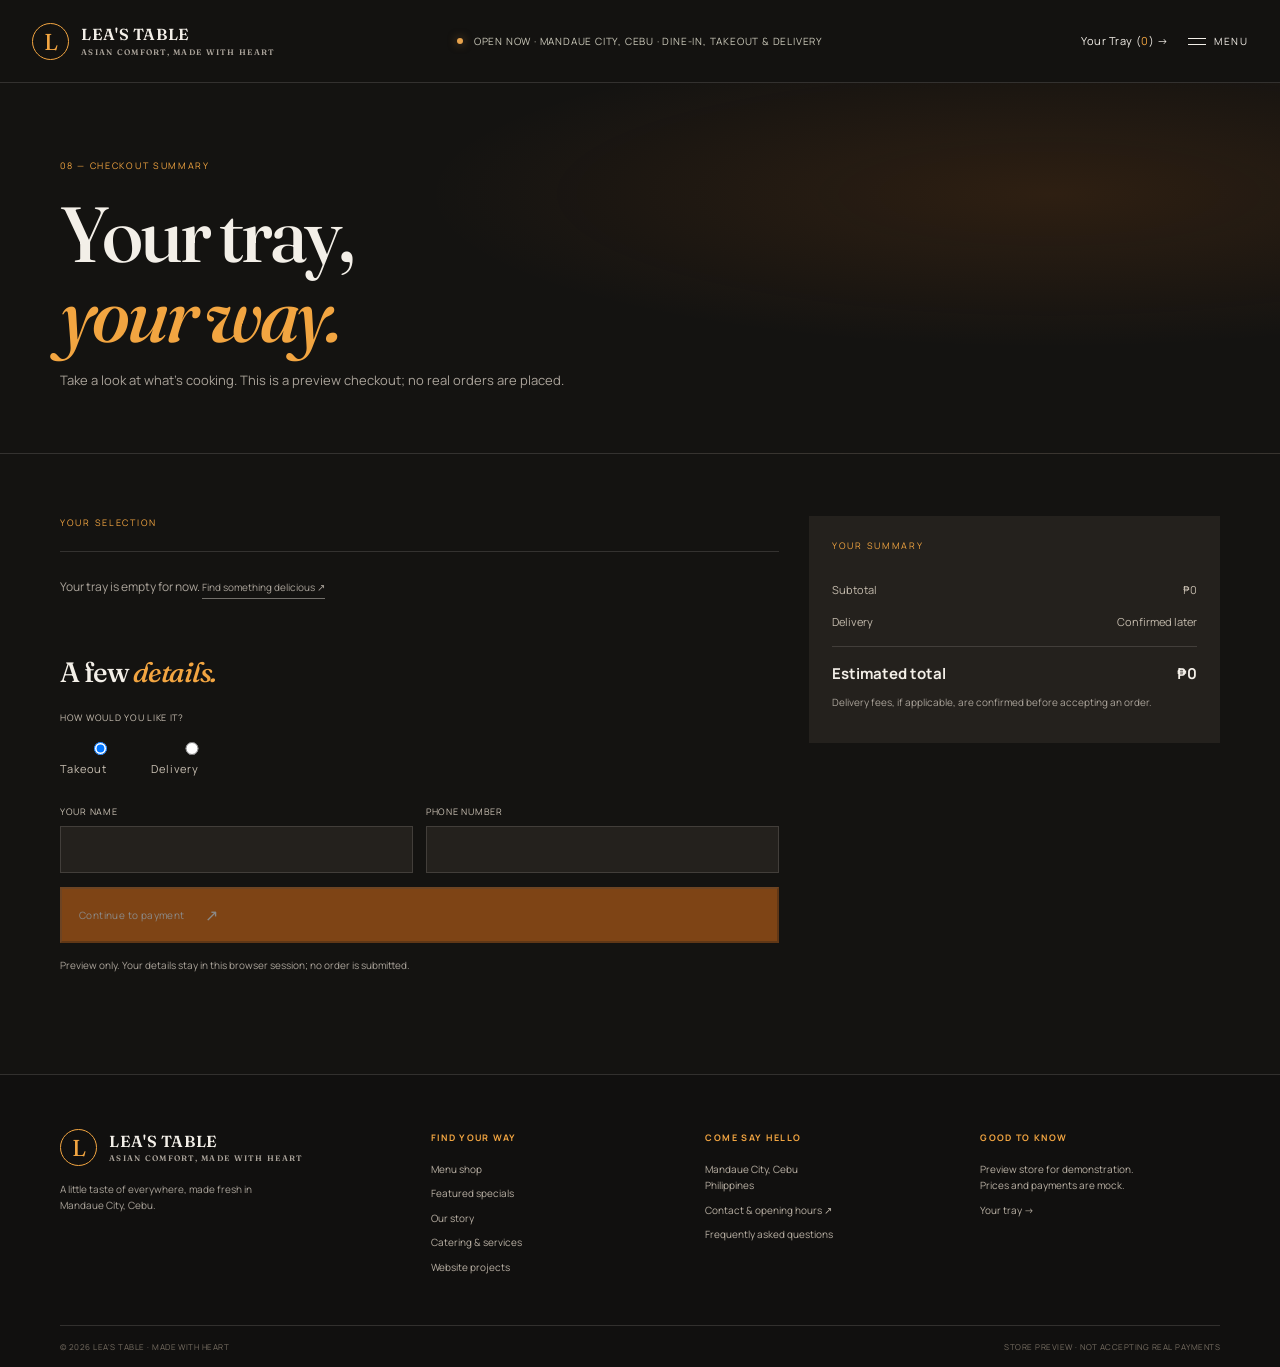
<file: checkout.html>
<!doctype html>
<html lang="en"><head><meta charset="utf-8"><meta name="viewport" content="width=device-width, initial-scale=1"><meta name="description" content="Review your Lea's Table order preview."><title>Your Tray — Lea's Table</title><link rel="stylesheet" href="styles.css"><script src="site.js" defer></script></head>
<body><div data-site-header></div><main>
  <section class="page-hero"><div class="wrap"><p class="eyebrow">08 — Checkout summary</p><h1>Your tray,<br><em>your way.</em></h1><p>Take a look at what's cooking. This is a preview checkout; no real orders are placed.</p></div></section>
  <section class="page-content wrap"><div class="checkout-layout"><div><p class="eyebrow">Your selection</p><div class="tray-list" data-checkout-items></div><h2 style="font-size:28px;margin-top:34px">A few <em>details.</em></h2><form class="checkout-form">
    <div class="field"><label>HOW WOULD YOU LIKE IT?</label><div class="delivery-options"><label><input type="radio" name="fulfillment" value="takeout" checked> Takeout</label><label><input type="radio" name="fulfillment" value="delivery"> Delivery</label></div></div>
    <div class="field" data-address-field hidden><label for="delivery-address">DELIVERY ADDRESS</label><input id="delivery-address" name="address" autocomplete="street-address" placeholder="Street, barangay, Mandaue City"></div>
    <div class="form-row"><div class="field"><label for="order-name">YOUR NAME</label><input id="order-name" name="name" required autocomplete="name"></div><div class="field"><label for="order-phone">PHONE NUMBER</label><input id="order-phone" name="phone" type="tel" required autocomplete="tel"></div></div>
    <button class="button button-red" type="submit" data-proceed>Continue to payment <span>↗</span></button><p class="payment-note">Preview only. Your details stay in this browser session; no order is submitted.</p>
  </form></div><aside class="summary-box"><p class="eyebrow">Your summary</p><div class="summary-line"><span>Subtotal</span><span data-subtotal>₱0</span></div><div class="summary-line"><span>Delivery</span><span>Confirmed later</span></div><div class="summary-line summary-total"><strong>Estimated total</strong><strong data-total>₱0</strong></div><p class="payment-note">Delivery fees, if applicable, are confirmed before accepting an order.</p></aside></div></section>
</main><div data-site-footer></div></body></html>
</file>
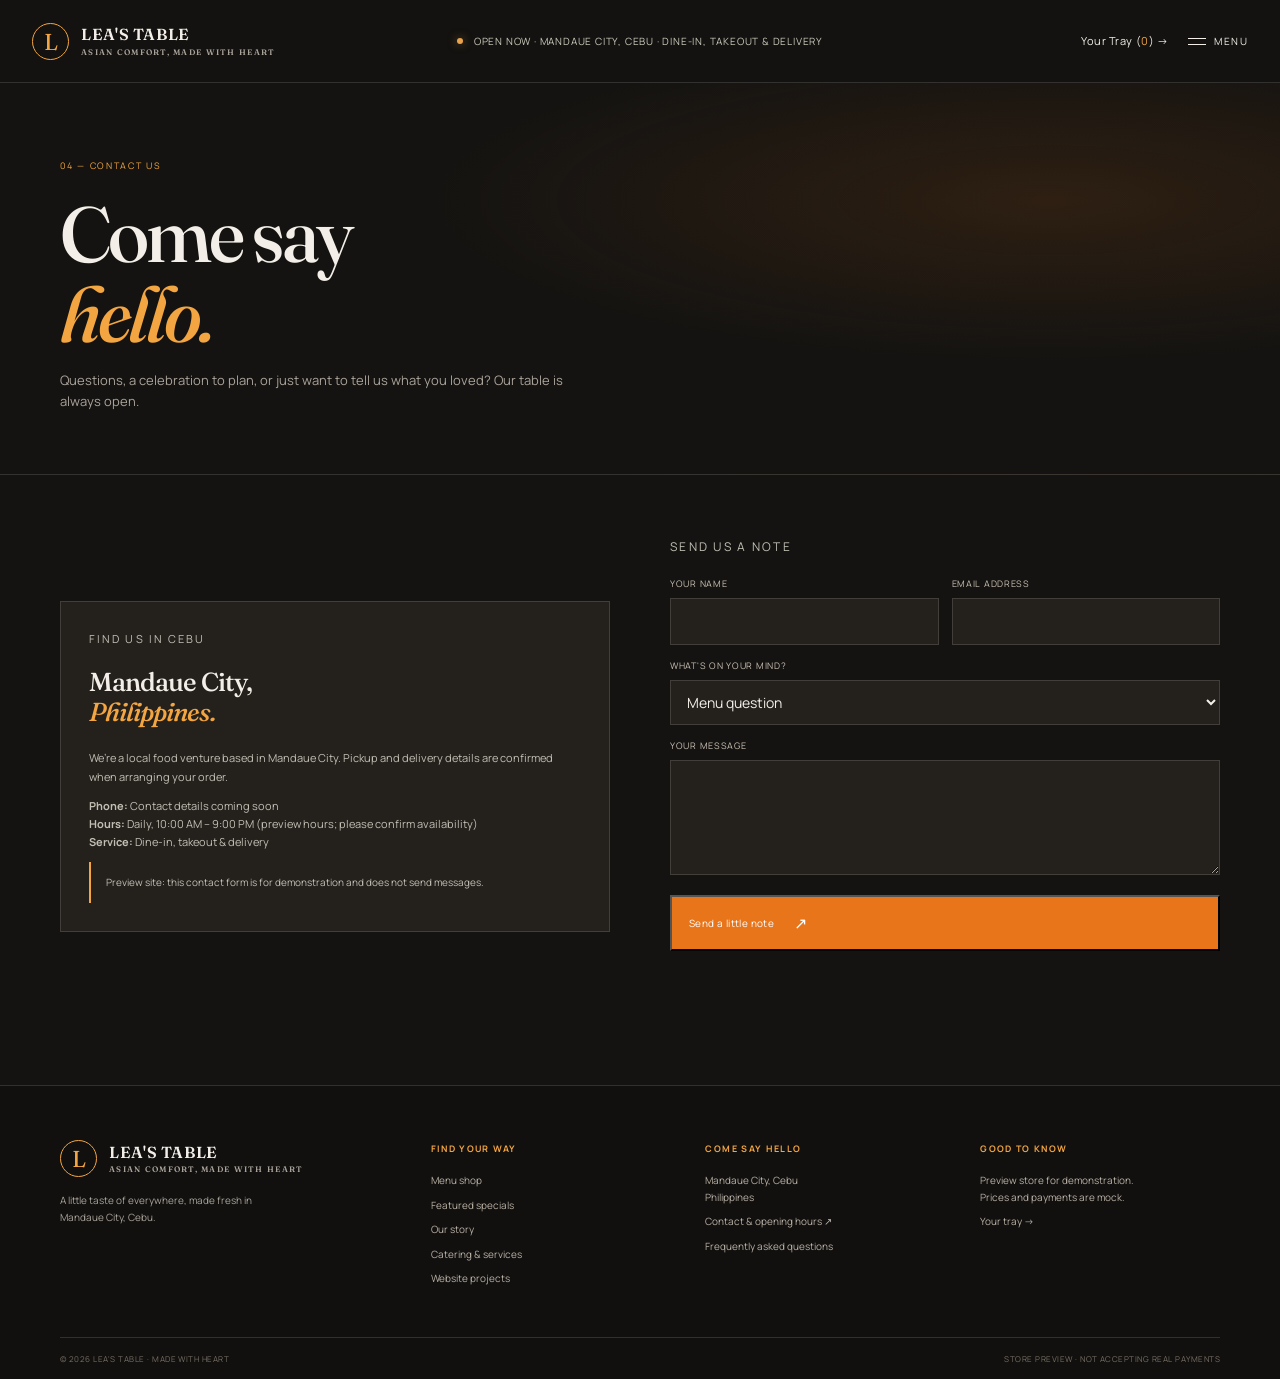
<file: contact.html>
<!doctype html>
<html lang="en"><head><meta charset="utf-8"><meta name="viewport" content="width=device-width, initial-scale=1"><meta name="description" content="Get in touch with Lea's Table in Mandaue City, Cebu."><title>Contact — Lea's Table</title><link rel="stylesheet" href="styles.css"><script src="site.js" defer></script></head>
<body><div data-site-header></div><main>
  <section class="page-hero"><div class="wrap"><p class="eyebrow">04 — Contact us</p><h1>Come say<br><em>hello.</em></h1><p>Questions, a celebration to plan, or just want to tell us what you loved? Our table is always open.</p></div></section>
  <section class="page-content wrap"><div class="content-grid"><div class="info-panel"><p class="eyebrow">Find us in Cebu</p><h2>Mandaue City,<br><em>Philippines.</em></h2><p>We’re a local food venture based in Mandaue City. Pickup and delivery details are confirmed when arranging your order.</p><p><strong>Phone:</strong> Contact details coming soon<br><strong>Hours:</strong> Daily, 10:00 AM – 9:00 PM (preview hours; please confirm availability)<br><strong>Service:</strong> Dine-in, takeout & delivery</p><div class="notice">Preview site: this contact form is for demonstration and does not send messages.</div></div><div><p class="eyebrow">Send us a note</p><form class="contact-form" data-contact-form><div class="form-row"><div class="field"><label for="contact-name">YOUR NAME</label><input id="contact-name" name="name" required autocomplete="name"></div><div class="field"><label for="contact-email">EMAIL ADDRESS</label><input id="contact-email" name="email" type="email" required autocomplete="email"></div></div><div class="field"><label for="contact-topic">WHAT'S ON YOUR MIND?</label><select id="contact-topic" name="topic"><option>Menu question</option><option>Catering or party trays</option><option>Delivery area</option><option>Something else</option></select></div><div class="field"><label for="contact-message">YOUR MESSAGE</label><textarea id="contact-message" name="message" required></textarea></div><button class="button button-red" type="submit">Send a little note <span>↗</span></button><p class="form-status" data-contact-status aria-live="polite"></p></form></div></div></section>
</main><div data-site-footer></div></body></html>
</file>
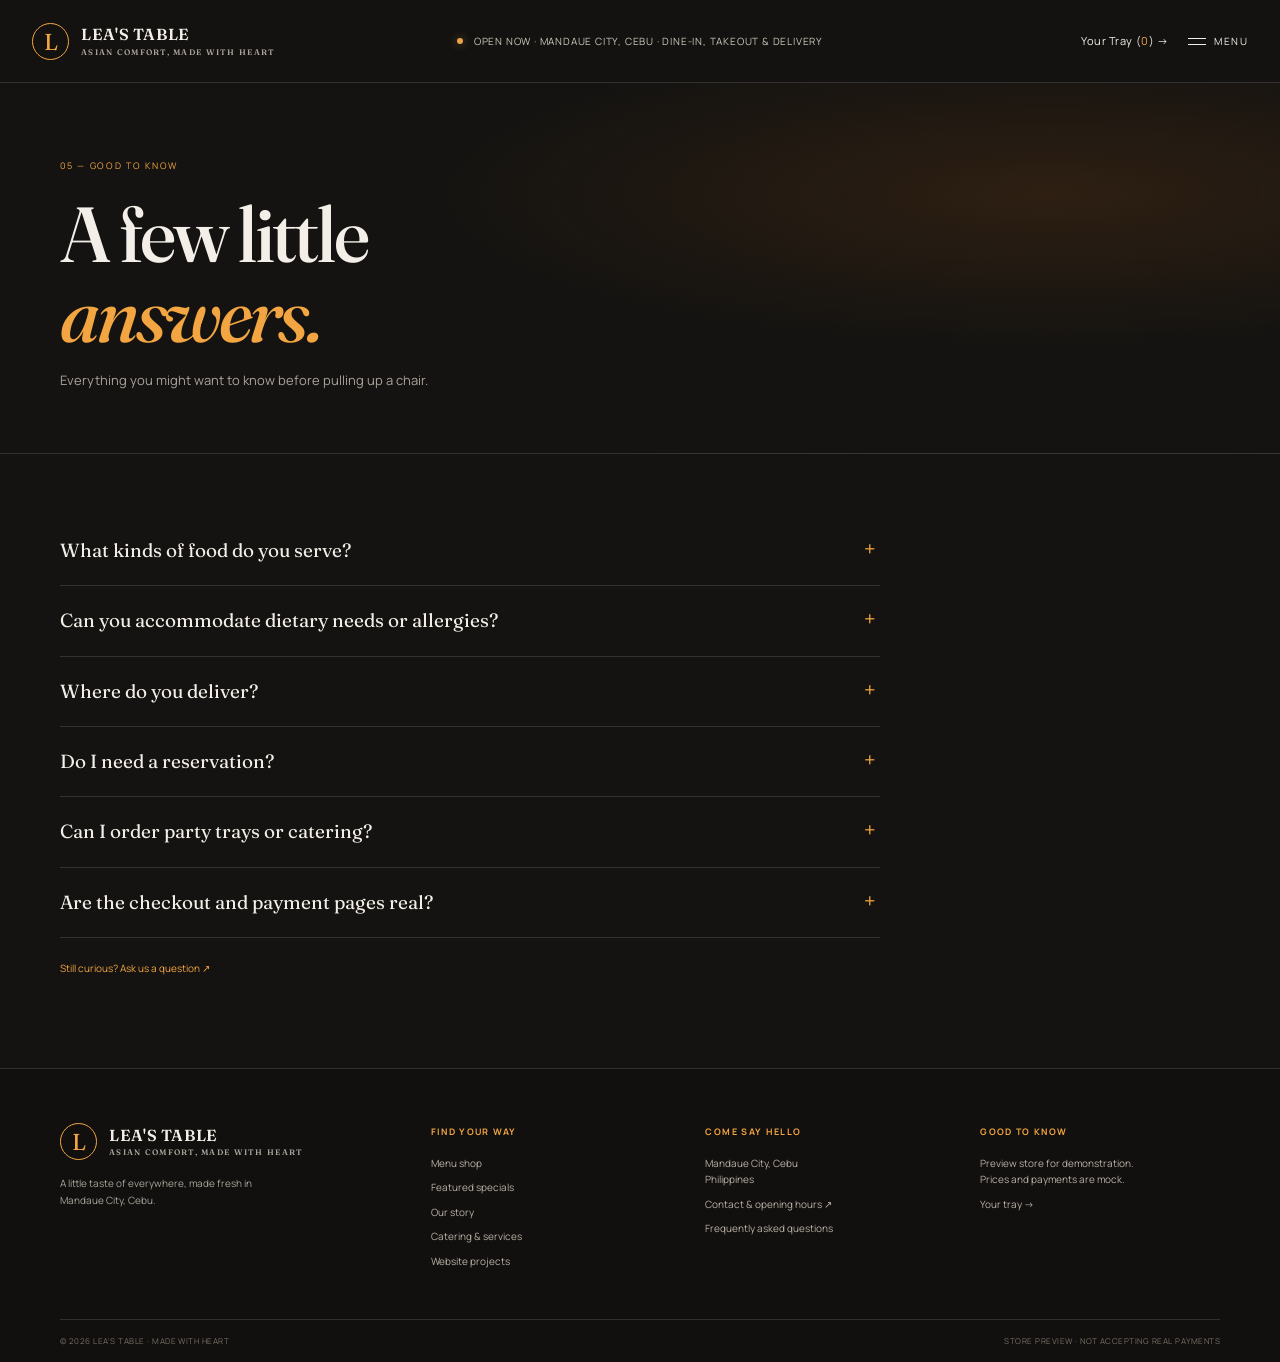
<file: faq.html>
<!doctype html>
<html lang="en"><head><meta charset="utf-8"><meta name="viewport" content="width=device-width, initial-scale=1"><meta name="description" content="Frequently asked questions about Lea's Table menu, dietary options, delivery, and reservations."><title>Frequently Asked Questions — Lea's Table</title><link rel="stylesheet" href="styles.css"><script src="site.js" defer></script></head>
<body><div data-site-header></div><main>
  <section class="page-hero"><div class="wrap"><p class="eyebrow">05 — Good to know</p><h1>A few little<br><em>answers.</em></h1><p>Everything you might want to know before pulling up a chair.</p></div></section>
  <section class="page-content wrap"><div class="faq-list">
    <details class="faq-item"><summary>What kinds of food do you serve?</summary><p>Our menu brings together Japanese favorites like sushi, ramen, and katsu; Chinese classics including dumplings, fried rice, and noodles; and Filipino comfort food such as adobo, sisig, and sinigang.</p></details>
    <details class="faq-item"><summary>Can you accommodate dietary needs or allergies?</summary><p>Some dishes may be adjusted. Please tell us about your dietary needs and allergies before ordering. Our kitchen handles common allergens, so we cannot guarantee an allergen-free meal.</p></details>
    <details class="faq-item"><summary>Where do you deliver?</summary><p>We serve Mandaue City and selected nearby areas in Cebu, subject to availability. We’ll confirm the delivery radius, timing, and any delivery fee when arranging your order.</p></details>
    <details class="faq-item"><summary>Do I need a reservation?</summary><p>For groups, private dining, and catering, getting in touch ahead of time is recommended. Availability depends on the date and group size.</p></details>
    <details class="faq-item"><summary>Can I order party trays or catering?</summary><p>Absolutely. Visit our Culinary Services page and contact us with your date, guest count, and the kind of gathering you’re planning.</p></details>
    <details class="faq-item"><summary>Are the checkout and payment pages real?</summary><p>No. This is a store preview. Adding items and trying the checkout flow are demonstrations only; no real orders or payments are processed.</p></details>
    <a class="showcase-link" href="contact.html">Still curious? Ask us a question ↗</a>
  </div></section>
</main><div data-site-footer></div></body></html>
</file>
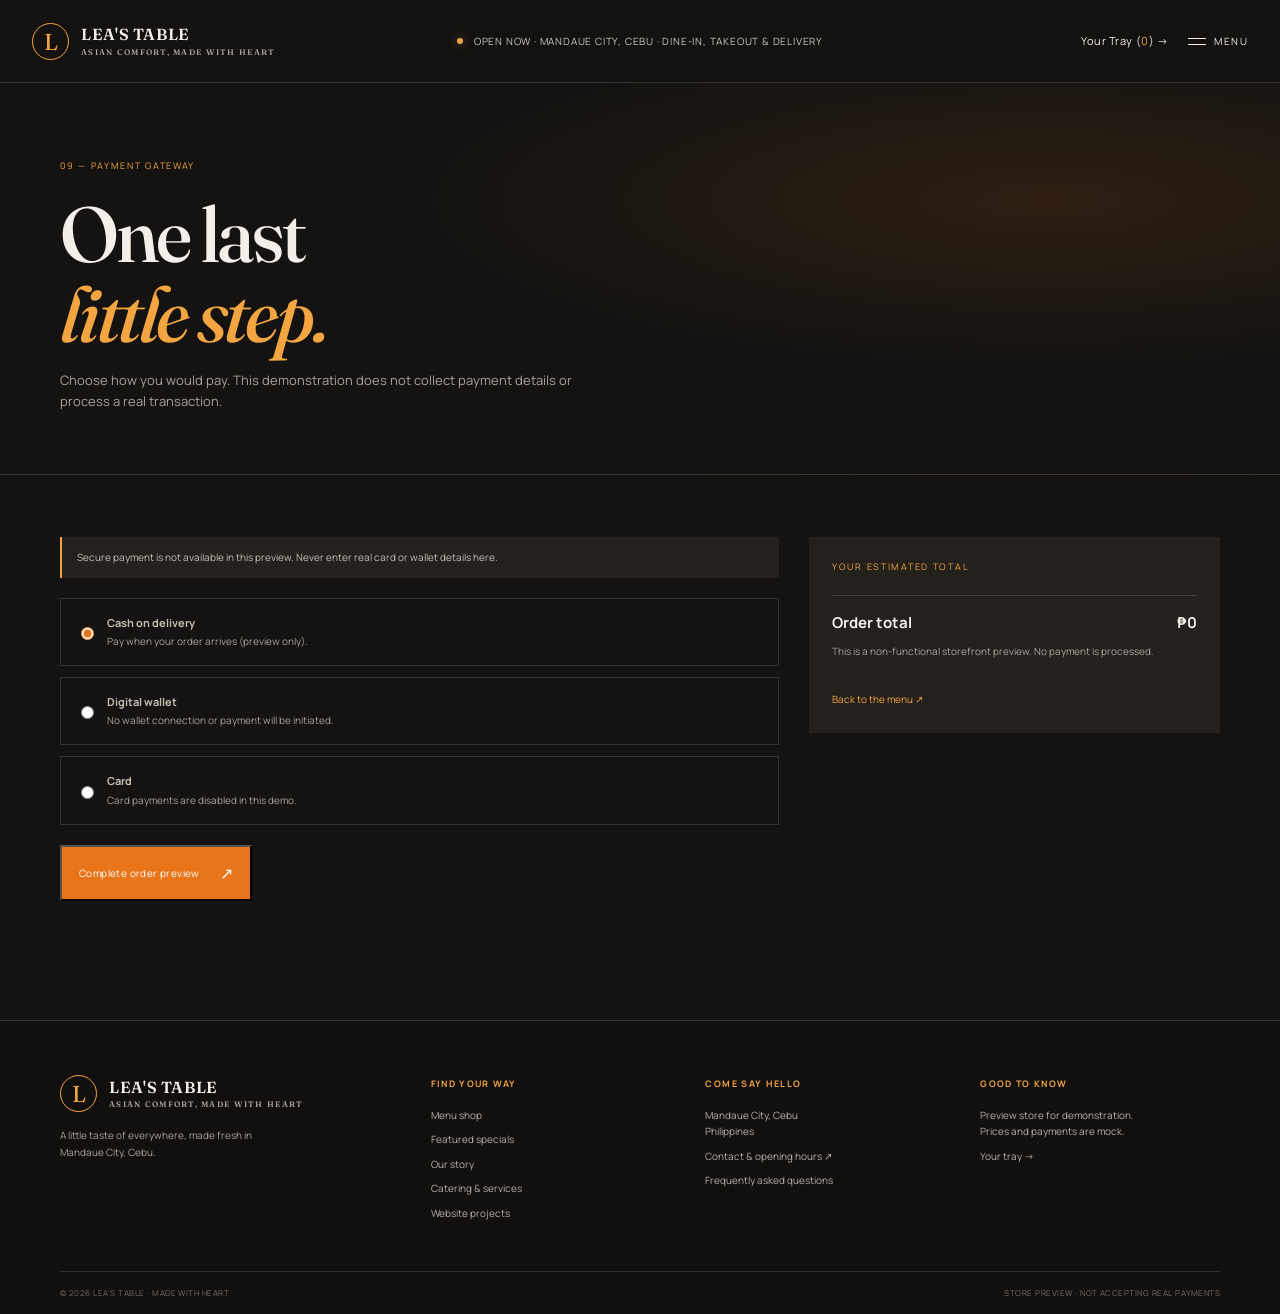
<file: payment.html>
<!doctype html>
<html lang="en"><head><meta charset="utf-8"><meta name="viewport" content="width=device-width, initial-scale=1"><meta name="description" content="Choose a mock payment method for your Lea's Table order preview."><title>Payment Preview — Lea's Table</title><link rel="stylesheet" href="styles.css"><script src="site.js" defer></script></head>
<body><div data-site-header></div><main>
  <section class="page-hero"><div class="wrap"><p class="eyebrow">09 — Payment gateway</p><h1>One last<br><em>little step.</em></h1><p>Choose how you would pay. This demonstration does not collect payment details or process a real transaction.</p></div></section>
  <section class="page-content wrap"><div class="checkout-layout"><div><div class="notice">Secure payment is not available in this preview. Never enter real card or wallet details here.</div><form data-payment-form>
    <div class="payment-options"><label><input type="radio" name="payment-method" value="cash" checked> <span><strong>Cash on delivery</strong><br><span class="payment-note">Pay when your order arrives (preview only).</span></span></label><label><input type="radio" name="payment-method" value="wallet"> <span><strong>Digital wallet</strong><br><span class="payment-note">No wallet connection or payment will be initiated.</span></span></label><label><input type="radio" name="payment-method" value="card"> <span><strong>Card</strong><br><span class="payment-note">Card payments are disabled in this demo.</span></span></label></div>
    <button class="button button-red" type="submit">Complete order preview <span>↗</span></button><p data-payment-status class="form-status" aria-live="polite"></p>
  </form></div><aside class="summary-box"><p class="eyebrow">Your estimated total</p><div class="summary-line summary-total"><strong>Order total</strong><strong data-payment-total>₱0</strong></div><p class="payment-note">This is a non-functional storefront preview. No payment is processed.</p><a class="showcase-link" href="index.html#menu">Back to the menu ↗</a></aside></div></section>
</main><div data-site-footer></div></body></html>
</file>
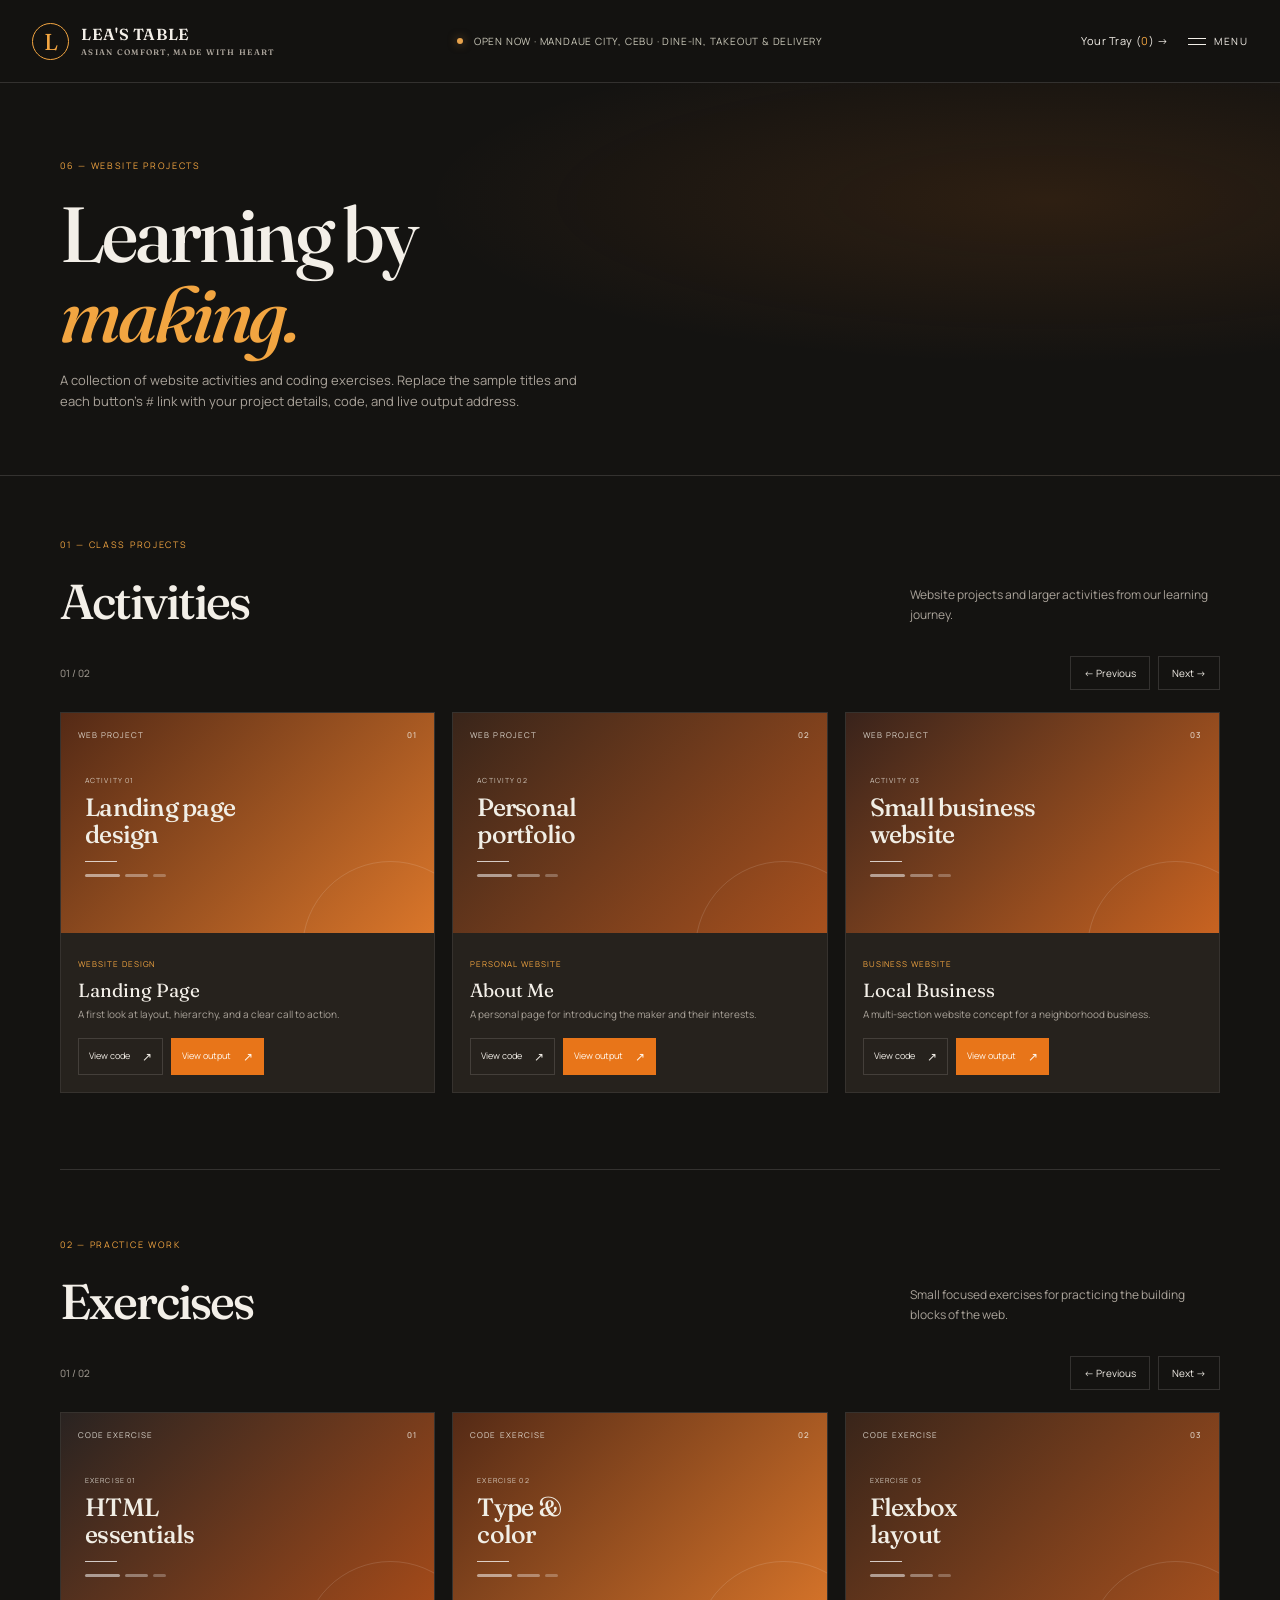
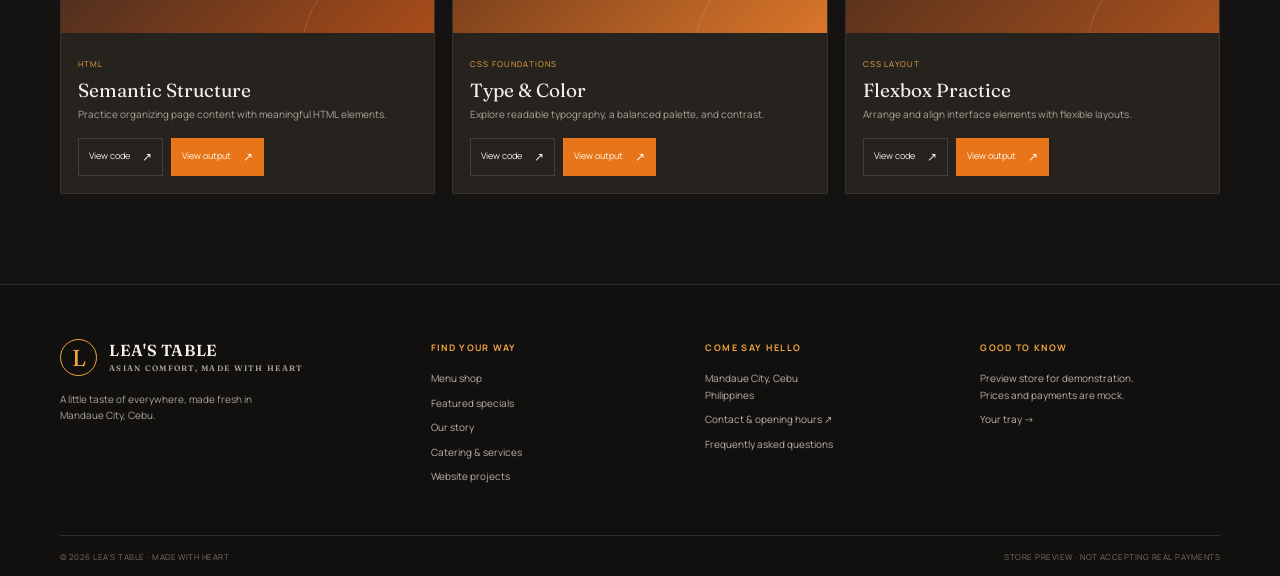
<file: portfolio.html>
<!doctype html>
<html lang="en">
<head>
  <meta charset="utf-8">
  <meta name="viewport" content="width=device-width, initial-scale=1">
  <meta name="description" content="Website project activities and coding exercises by Lea's Table.">
  <title>Website Projects — Lea's Table</title>
  <link rel="stylesheet" href="styles.css">
  <script src="site.js" defer></script>
</head>
<body>
  <div data-site-header></div>
  <main>
    <section class="page-hero">
      <div class="wrap">
        <p class="eyebrow">06 — Website projects</p>
        <h1>Learning by<br><em>making.</em></h1>
        <p>A collection of website activities and coding exercises. Replace the sample titles and each button’s <code>#</code> link with your project details, code, and live output address.</p>
      </div>
    </section>
    <div class="page-content wrap">
      <section class="project-section" data-gallery aria-labelledby="activities-title">
        <div class="section-heading">
          <div><p class="eyebrow">01 — Class projects</p><h2 id="activities-title">Activities</h2></div>
          <p>Website projects and larger activities from our learning journey.</p>
        </div>
        <div class="gallery-controls">
          <p data-gallery-page aria-live="polite"></p>
          <div class="gallery-buttons">
            <button type="button" data-gallery-prev aria-label="Previous activities">← Previous</button>
            <button type="button" data-gallery-next aria-label="Next activities">Next →</button>
          </div>
        </div>
        <div class="gallery-grid">
          <article class="gallery-card">
            <div class="project-preview preview-peach" aria-hidden="true"><div class="preview-top"><span>WEB PROJECT</span><b>01</b></div><div class="preview-content"><small>ACTIVITY 01</small><strong>Landing page<br>design</strong><i></i><div class="preview-lines"><span></span><span></span><span></span></div></div></div>
            <div class="gallery-caption"><small>WEBSITE DESIGN</small><h3>Landing Page</h3><p>A first look at layout, hierarchy, and a clear call to action.</p><div class="project-actions"><a class="project-button" href="#">View code <span>↗</span></a><a class="project-button project-button-accent" href="#">View output <span>↗</span></a></div></div>
          </article>
          <article class="gallery-card">
            <div class="project-preview preview-sage" aria-hidden="true"><div class="preview-top"><span>WEB PROJECT</span><b>02</b></div><div class="preview-content"><small>ACTIVITY 02</small><strong>Personal<br>portfolio</strong><i></i><div class="preview-lines"><span></span><span></span><span></span></div></div></div>
            <div class="gallery-caption"><small>PERSONAL WEBSITE</small><h3>About Me</h3><p>A personal page for introducing the maker and their interests.</p><div class="project-actions"><a class="project-button" href="#">View code <span>↗</span></a><a class="project-button project-button-accent" href="#">View output <span>↗</span></a></div></div>
          </article>
          <article class="gallery-card">
            <div class="project-preview preview-lilac" aria-hidden="true"><div class="preview-top"><span>WEB PROJECT</span><b>03</b></div><div class="preview-content"><small>ACTIVITY 03</small><strong>Small business<br>website</strong><i></i><div class="preview-lines"><span></span><span></span><span></span></div></div></div>
            <div class="gallery-caption"><small>BUSINESS WEBSITE</small><h3>Local Business</h3><p>A multi-section website concept for a neighborhood business.</p><div class="project-actions"><a class="project-button" href="#">View code <span>↗</span></a><a class="project-button project-button-accent" href="#">View output <span>↗</span></a></div></div>
          </article>
          <article class="gallery-card">
            <div class="project-preview preview-blue" aria-hidden="true"><div class="preview-top"><span>WEB PROJECT</span><b>04</b></div><div class="preview-content"><small>ACTIVITY 04</small><strong>Product<br>showcase</strong><i></i><div class="preview-lines"><span></span><span></span><span></span></div></div></div>
            <div class="gallery-caption"><small>PRODUCT PAGE</small><h3>Product Showcase</h3><p>A focused product page with details and a simple action.</p><div class="project-actions"><a class="project-button" href="#">View code <span>↗</span></a><a class="project-button project-button-accent" href="#">View output <span>↗</span></a></div></div>
          </article>
          <article class="gallery-card">
            <div class="project-preview preview-rose" aria-hidden="true"><div class="preview-top"><span>WEB PROJECT</span><b>05</b></div><div class="preview-content"><small>ACTIVITY 05</small><strong>Event<br>invitation</strong><i></i><div class="preview-lines"><span></span><span></span><span></span></div></div></div>
            <div class="gallery-caption"><small>EVENT WEBSITE</small><h3>Event Invitation</h3><p>A polished event page with the essential details at a glance.</p><div class="project-actions"><a class="project-button" href="#">View code <span>↗</span></a><a class="project-button project-button-accent" href="#">View output <span>↗</span></a></div></div>
          </article>
          <article class="gallery-card">
            <div class="project-preview preview-gold" aria-hidden="true"><div class="preview-top"><span>WEB PROJECT</span><b>06</b></div><div class="preview-content"><small>ACTIVITY 06</small><strong>Creative<br>gallery</strong><i></i><div class="preview-lines"><span></span><span></span><span></span></div></div></div>
            <div class="gallery-caption"><small>CREATIVE WEBSITE</small><h3>Creative Gallery</h3><p>A visual-first page for sharing creative work and ideas.</p><div class="project-actions"><a class="project-button" href="#">View code <span>↗</span></a><a class="project-button project-button-accent" href="#">View output <span>↗</span></a></div></div>
          </article>
        </div>
      </section>

      <section class="project-section" data-gallery aria-labelledby="exercises-title">
        <div class="section-heading">
          <div><p class="eyebrow">02 — Practice work</p><h2 id="exercises-title">Exercises</h2></div>
          <p>Small focused exercises for practicing the building blocks of the web.</p>
        </div>
        <div class="gallery-controls">
          <p data-gallery-page aria-live="polite"></p>
          <div class="gallery-buttons">
            <button type="button" data-gallery-prev aria-label="Previous exercises">← Previous</button>
            <button type="button" data-gallery-next aria-label="Next exercises">Next →</button>
          </div>
        </div>
        <div class="gallery-grid">
          <article class="gallery-card">
            <div class="project-preview preview-blue" aria-hidden="true"><div class="preview-top"><span>CODE EXERCISE</span><b>01</b></div><div class="preview-content"><small>EXERCISE 01</small><strong>HTML<br>essentials</strong><i></i><div class="preview-lines"><span></span><span></span><span></span></div></div></div>
            <div class="gallery-caption"><small>HTML</small><h3>Semantic Structure</h3><p>Practice organizing page content with meaningful HTML elements.</p><div class="project-actions"><a class="project-button" href="#">View code <span>↗</span></a><a class="project-button project-button-accent" href="#">View output <span>↗</span></a></div></div>
          </article>
          <article class="gallery-card">
            <div class="project-preview preview-peach" aria-hidden="true"><div class="preview-top"><span>CODE EXERCISE</span><b>02</b></div><div class="preview-content"><small>EXERCISE 02</small><strong>Type &amp;<br>color</strong><i></i><div class="preview-lines"><span></span><span></span><span></span></div></div></div>
            <div class="gallery-caption"><small>CSS FOUNDATIONS</small><h3>Type &amp; Color</h3><p>Explore readable typography, a balanced palette, and contrast.</p><div class="project-actions"><a class="project-button" href="#">View code <span>↗</span></a><a class="project-button project-button-accent" href="#">View output <span>↗</span></a></div></div>
          </article>
          <article class="gallery-card">
            <div class="project-preview preview-sage" aria-hidden="true"><div class="preview-top"><span>CODE EXERCISE</span><b>03</b></div><div class="preview-content"><small>EXERCISE 03</small><strong>Flexbox<br>layout</strong><i></i><div class="preview-lines"><span></span><span></span><span></span></div></div></div>
            <div class="gallery-caption"><small>CSS LAYOUT</small><h3>Flexbox Practice</h3><p>Arrange and align interface elements with flexible layouts.</p><div class="project-actions"><a class="project-button" href="#">View code <span>↗</span></a><a class="project-button project-button-accent" href="#">View output <span>↗</span></a></div></div>
          </article>
          <article class="gallery-card">
            <div class="project-preview preview-gold" aria-hidden="true"><div class="preview-top"><span>CODE EXERCISE</span><b>04</b></div><div class="preview-content"><small>EXERCISE 04</small><strong>Grid<br>gallery</strong><i></i><div class="preview-lines"><span></span><span></span><span></span></div></div></div>
            <div class="gallery-caption"><small>CSS GRID</small><h3>Grid Gallery</h3><p>Build a tidy card layout that adapts to different screens.</p><div class="project-actions"><a class="project-button" href="#">View code <span>↗</span></a><a class="project-button project-button-accent" href="#">View output <span>↗</span></a></div></div>
          </article>
          <article class="gallery-card">
            <div class="project-preview preview-lilac" aria-hidden="true"><div class="preview-top"><span>CODE EXERCISE</span><b>05</b></div><div class="preview-content"><small>EXERCISE 05</small><strong>Responsive<br>design</strong><i></i><div class="preview-lines"><span></span><span></span><span></span></div></div></div>
            <div class="gallery-caption"><small>RESPONSIVE CSS</small><h3>Small Screen Layout</h3><p>Adjust a page for comfortable use on phones and tablets.</p><div class="project-actions"><a class="project-button" href="#">View code <span>↗</span></a><a class="project-button project-button-accent" href="#">View output <span>↗</span></a></div></div>
          </article>
          <article class="gallery-card">
            <div class="project-preview preview-rose" aria-hidden="true"><div class="preview-top"><span>CODE EXERCISE</span><b>06</b></div><div class="preview-content"><small>EXERCISE 06</small><strong>Button<br>interactions</strong><i></i><div class="preview-lines"><span></span><span></span><span></span></div></div></div>
            <div class="gallery-caption"><small>JAVASCRIPT</small><h3>Interactive Buttons</h3><p>Add simple, helpful interactions to a web interface.</p><div class="project-actions"><a class="project-button" href="#">View code <span>↗</span></a><a class="project-button project-button-accent" href="#">View output <span>↗</span></a></div></div>
          </article>
        </div>
      </section>
    </div>
  </main>
  <div data-site-footer></div>
</body>
</html>
</file>
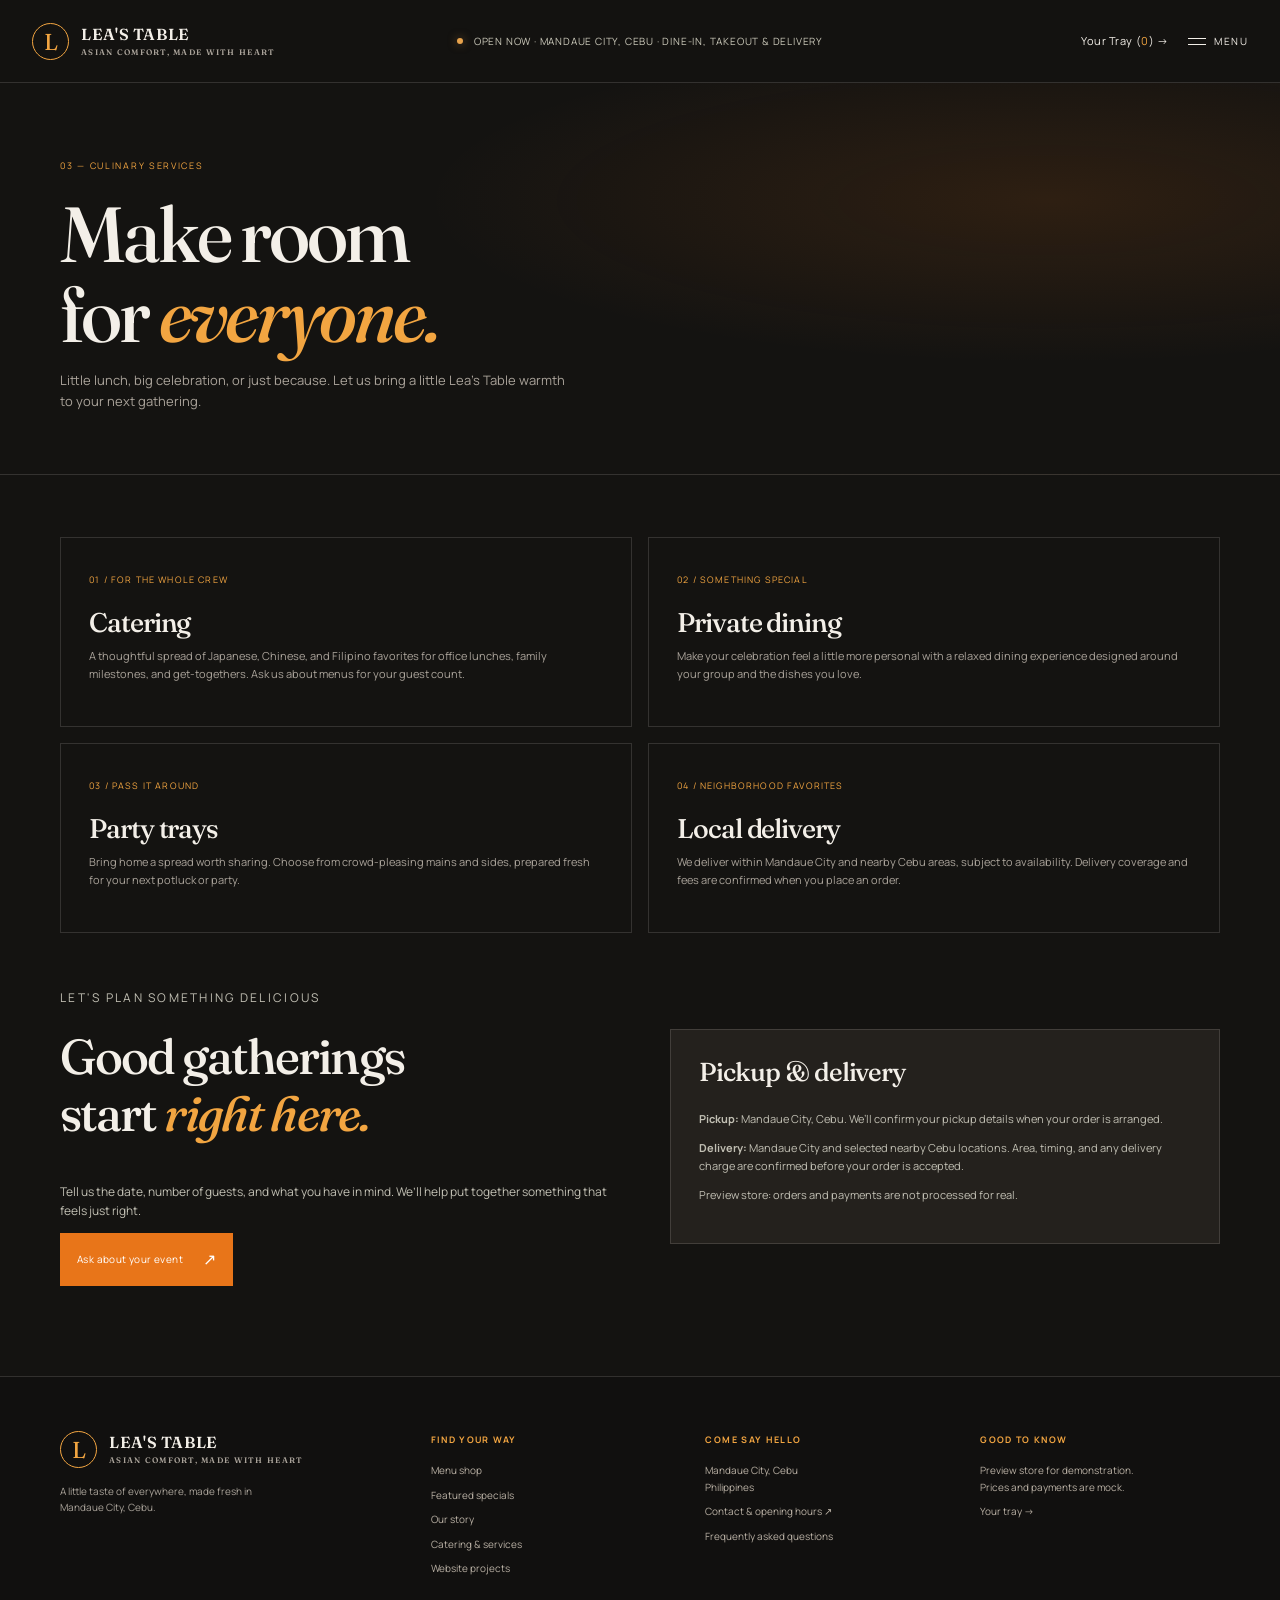
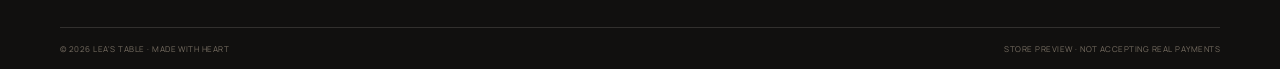
<file: services.html>
<!doctype html>
<html lang="en"><head><meta charset="utf-8"><meta name="viewport" content="width=device-width, initial-scale=1"><meta name="description" content="Catering, private dining, party trays, and local delivery by Lea's Table."><title>Culinary Services — Lea's Table</title><link rel="stylesheet" href="styles.css"><script src="site.js" defer></script></head>
<body><div data-site-header></div><main>
  <section class="page-hero"><div class="wrap"><p class="eyebrow">03 — Culinary services</p><h1>Make room<br>for <em>everyone.</em></h1><p>Little lunch, big celebration, or just because. Let us bring a little Lea's Table warmth to your next gathering.</p></div></section>
  <section class="page-content wrap"><div class="service-grid">
    <article class="service-card"><small>01 / FOR THE WHOLE CREW</small><h2>Catering</h2><p>A thoughtful spread of Japanese, Chinese, and Filipino favorites for office lunches, family milestones, and get-togethers. Ask us about menus for your guest count.</p></article>
    <article class="service-card"><small>02 / SOMETHING SPECIAL</small><h2>Private dining</h2><p>Make your celebration feel a little more personal with a relaxed dining experience designed around your group and the dishes you love.</p></article>
    <article class="service-card"><small>03 / PASS IT AROUND</small><h2>Party trays</h2><p>Bring home a spread worth sharing. Choose from crowd-pleasing mains and sides, prepared fresh for your next potluck or party.</p></article>
    <article class="service-card"><small>04 / NEIGHBORHOOD FAVORITES</small><h2>Local delivery</h2><p>We deliver within Mandaue City and nearby Cebu areas, subject to availability. Delivery coverage and fees are confirmed when you place an order.</p></article>
  </div><div class="content-grid" style="margin-top:55px"><div><p class="eyebrow">Let's plan something delicious</p><h2>Good gatherings<br>start <em>right here.</em></h2><p>Tell us the date, number of guests, and what you have in mind. We’ll help put together something that feels just right.</p><a class="button button-red" href="contact.html">Ask about your event <span>↗</span></a></div><aside class="info-panel"><h2>Pickup & delivery</h2><p><strong>Pickup:</strong> Mandaue City, Cebu. We’ll confirm your pickup details when your order is arranged.</p><p><strong>Delivery:</strong> Mandaue City and selected nearby Cebu locations. Area, timing, and any delivery charge are confirmed before your order is accepted.</p><p>Preview store: orders and payments are not processed for real.</p></aside></div></section>
</main><div data-site-footer></div></body></html>
</file>
<file: styles.css>
@import url('https://fonts.googleapis.com/css2?family=Fraunces:ital,opsz,wght@0,9..144,400..700;1,9..144,400..700&family=Manrope:wght@400;500;600;700&display=swap');

:root{--ink:#141311;--paper:#f3efe8;--cream:#e8dfd3;--muted:#aaa39a;--red:#e87519;--gold:#f2a541;--line:rgba(243,239,232,.14);--serif:'Fraunces',Georgia,serif;--sans:'Manrope',Arial,sans-serif}
*{box-sizing:border-box}
html{scroll-behavior:smooth;scroll-padding-top:100px}
body{margin:0;background:var(--ink);color:var(--paper);font-family:var(--sans);font-size:14px;line-height:1.65}
body.drawer-open{overflow:hidden}
a{color:inherit;text-decoration:none}
button,input,textarea,select{font:inherit}
button{color:inherit}
img{display:block;max-width:100%}
.wrap{width:min(1160px,calc(100% - 64px));margin-inline:auto}
.site-header{position:sticky;top:0;z-index:20;background:rgba(20,19,17,.96);border-bottom:1px solid var(--line);backdrop-filter:blur(16px)}
.header-inner{height:82px;width:min(1320px,calc(100% - 64px));margin:auto;display:grid;grid-template-columns:1fr 1.5fr 1fr;align-items:center}
.brand{display:flex;align-items:center;gap:12px;width:max-content}
.brand-mark{width:37px;height:37px;border:1px solid var(--gold);border-radius:50%;display:grid;place-items:center;color:var(--gold);font-family:var(--serif);font-size:23px}
.brand-name{font-family:var(--serif);font-weight:600;letter-spacing:.04em;font-size:16px;line-height:1.15}
.brand-tag{display:block;color:var(--muted);font-size:8px;letter-spacing:.16em;text-transform:uppercase;margin-top:4px}
.header-status{text-align:center;color:#cbc9ba;font-size:10px;letter-spacing:.08em}
.header-status i{display:inline-block;width:6px;height:6px;background:#e8a34c;border-radius:50%;margin-right:8px;vertical-align:1px;box-shadow:0 0 10px rgba(232,163,76,.5)}
.header-right{display:flex;justify-content:flex-end;align-items:center;gap:20px}
.tray-link{font-size:11px;letter-spacing:.05em}
.tray-link span{color:var(--gold)}
.menu-toggle{background:none;border:0;display:flex;align-items:center;gap:8px;cursor:pointer;font-size:10px;letter-spacing:.14em;text-transform:uppercase;padding:10px 0}
.menu-toggle .hamburger{display:grid;gap:5px;width:18px}
.menu-toggle .hamburger i{height:1px;background:var(--paper);display:block}
.side-nav{position:fixed;inset:0;z-index:30;background:rgba(10,9,8,.74);opacity:0;visibility:hidden;transition:.3s}
.side-nav.open{opacity:1;visibility:visible}
.nav-panel{position:absolute;right:0;top:0;height:100%;width:min(440px,100%);background:#211e1a;padding:40px 48px;transform:translateX(30px);transition:.3s;overflow:auto}
.side-nav.open .nav-panel{transform:translateX(0)}
.nav-top{display:flex;justify-content:space-between;align-items:center;margin-bottom:62px}
.nav-top p,.nav-kicker{font-size:10px;text-transform:uppercase;letter-spacing:.17em;color:var(--muted)}
.nav-close{width:34px;height:34px;border:1px solid var(--line);background:transparent;cursor:pointer;font-size:20px}
.nav-list{list-style:none;padding:0;margin:0}
.nav-list li{border-bottom:1px solid var(--line)}
.nav-list a{display:flex;align-items:center;padding:11px 0;font-family:var(--serif);font-size:22px;transition:color .2s}
.nav-list a:hover{color:var(--gold)}
.nav-list small{font-family:var(--sans);font-size:10px;color:var(--gold);letter-spacing:.08em;width:40px}
.nav-note{margin-top:30px;color:var(--muted);font-size:12px}
.hero{min-height:630px;display:grid;grid-template-columns:1fr 1.02fr;align-items:center;gap:52px;padding-top:55px;padding-bottom:72px;position:relative}
.eyebrow{font-size:9px;letter-spacing:.19em;text-transform:uppercase;color:var(--gold);display:flex;align-items:center;gap:10px;margin:0 0 20px}
.eyebrow-line{height:1px;width:26px;background:var(--gold)}
h1,h2,h3,p{margin-top:0}
h1,h2{font-family:var(--serif);font-weight:500;letter-spacing:-.04em}
h1{font-size:clamp(54px,7vw,87px);line-height:1.03;margin-bottom:24px}
h1 em,h2 em,blockquote em,.photo-label em{font-weight:500;color:var(--gold)}
.hero-intro{max-width:380px;color:#c1bfb3;font-size:14px;line-height:1.9;margin-bottom:30px}
.hero-actions{display:flex;align-items:center;gap:24px}
.button{display:inline-flex;align-items:center;gap:20px;padding:13px 17px;font-size:10px;letter-spacing:.04em;transition:transform .2s,background .2s}
.button:hover{transform:translateY(-2px)}
.button-red{background:var(--red);color:white}
.button-red:hover{background:#d34f3c}
.button span{font-size:16px}
.text-link{font-size:10px;border-bottom:1px solid rgba(244,239,229,.42);padding:4px 0}
.text-link span{color:var(--gold);padding-left:6px}
.hero-note{display:flex;align-items:center;gap:13px;color:var(--muted);font-size:10px;line-height:1.65;margin-top:57px}
.hero-note strong{color:#e2ded1;font-weight:500}
.note-stars{color:var(--red);font-size:25px}
.hero-art{position:relative;min-height:475px}
.hero-photo{position:absolute;inset:0 18px 22px 0;width:calc(100% - 18px);height:calc(100% - 22px);object-fit:cover;filter:saturate(.8);clip-path:polygon(5% 0,100% 0,100% 95%,0 100%,0 7%)}
.hero-art:after{content:"";position:absolute;inset:0 18px 22px 0;pointer-events:none;background:linear-gradient(0deg,rgba(16,14,12,.54),transparent 40%),linear-gradient(90deg,rgba(16,14,12,.1),transparent)}
.photo-stamp{position:absolute;z-index:2;right:0;top:30px;background:var(--gold);color:var(--ink);width:83px;height:83px;display:flex;flex-direction:column;align-items:center;justify-content:center;transform:rotate(7deg);font-size:9px;line-height:1.3;text-align:center;letter-spacing:.1em}
.photo-stamp b{font-size:18px;line-height:1.1}
.hero-caption{position:absolute;z-index:2;bottom:2px;left:8px;right:22px;display:flex;justify-content:space-between;text-transform:uppercase;font-size:8px;letter-spacing:.15em;color:#d4c9b8}
.hero-controls{display:flex;gap:6px;margin-top:-7px}
.hero-controls button{width:24px;height:24px;background:rgba(20,19,17,.82);border:1px solid rgba(243,239,232,.35);font-size:12px;line-height:1;cursor:pointer}
.hero-controls button:hover{border-color:var(--gold);color:var(--gold)}
.special-section{padding-top:20px}
.photo-label{position:absolute;z-index:2;left:-32px;bottom:75px;font-family:var(--serif);font-size:26px;line-height:1.2}
.hero-scroll{position:absolute;bottom:27px;left:0;display:flex;align-items:center;gap:9px;color:#a6a396;font-size:8px;letter-spacing:.17em}
.hero-scroll span{height:1px;width:25px;background:var(--gold)}
.ticker{overflow:hidden;border-block:1px solid var(--line);background:#1b1916}
.ticker-inner{width:max-content;display:flex;align-items:center;gap:42px;padding:15px 0;animation:ticker 35s linear infinite}
.ticker-inner span{font-family:var(--serif);font-size:15px;color:#d0ccbf;font-style:italic}
.ticker-inner b{font-size:12px;color:var(--red)}
@keyframes ticker{to{transform:translateX(-35%)}}
.section{padding-top:110px;padding-bottom:110px}
.section-heading{display:flex;justify-content:space-between;align-items:end;margin-bottom:42px}
.section-heading h2,.feature-copy h2{font-size:clamp(42px,5vw,63px);line-height:1.08;margin:0}
.section-heading>p{max-width:310px;color:var(--muted);font-size:12px;margin:0 0 5px}
.menu-controls{display:flex;gap:9px;margin-bottom:26px}
.filter-chip{background:none;color:#b7afa2;border:1px solid var(--line);font-size:10px;padding:8px 13px;cursor:pointer;transition:.2s}
.filter-chip span{font-size:8px;color:var(--gold);padding-left:5px}
.filter-chip:hover,.filter-chip.active{background:var(--paper);border-color:var(--paper);color:var(--ink)}
.food-grid{display:grid;grid-template-columns:repeat(3,1fr);gap:30px 20px}
.food-card{min-width:0}
.food-card.hidden{display:none}
.food-image{position:relative;height:220px;background:#29241e;overflow:hidden}
.food-image img{width:100%;height:100%;object-fit:cover;filter:saturate(.78);transition:transform .5s}
.food-card:hover .food-image img{transform:scale(1.05)}
.food-category,.food-number{position:absolute;top:12px;font-size:8px;letter-spacing:.1em}
.food-category{left:12px;background:rgba(20,19,17,.88);padding:6px 8px;color:#e7e2d6}
.food-number{right:12px;color:white}
.food-info{padding:14px 0 4px;display:flex;justify-content:space-between;gap:8px}
.food-info h3{font-family:var(--serif);font-weight:500;font-size:17px;margin:0 0 3px}
.food-info p{color:var(--muted);font-size:10px;margin-bottom:5px}
.food-tags{color:#c3a36b;font-size:8px}
.food-buy{display:flex;align-items:center;gap:13px;align-self:start;padding-top:2px}
.food-buy strong{font-size:12px;white-space:nowrap;font-weight:500}
.add-button{width:27px;height:27px;border:1px solid var(--gold);color:var(--gold);background:transparent;font-size:18px;line-height:1;cursor:pointer;transition:.2s}
.add-button:hover{background:var(--gold);color:var(--ink)}
.menu-bottom{border-top:1px solid var(--line);margin-top:38px;padding-top:18px;display:flex;justify-content:space-between;align-items:center}
.menu-bottom p{font-family:var(--serif);font-style:italic;color:#c5bcae;margin:0;font-size:13px}
.feature-band{display:grid;grid-template-columns:1fr 1fr;background:#25211d;min-height:460px}
.feature-image{min-height:460px;overflow:hidden}
.feature-image img{height:100%;width:100%;object-fit:cover;filter:saturate(.7)}
.feature-copy{align-self:center;max-width:560px;padding:70px 12% 70px 11%;position:relative}
.feature-copy h2{margin-bottom:20px}
.feature-copy>p:not(.eyebrow){font-size:12px;color:var(--muted);max-width:330px;margin-bottom:25px}
.button-outline{border:1px solid rgba(244,239,229,.36)}
.button-outline:hover{background:var(--paper);color:var(--ink)}
.feature-aside{position:absolute;right:8%;bottom:27px;font-family:var(--serif);font-style:italic;font-size:12px;color:var(--gold);line-height:1.35;transform:rotate(-7deg)}
.quote-section{padding:105px 0 115px;text-align:center;position:relative}
.quote-mark{font-family:var(--serif);font-size:65px;color:var(--red);line-height:1}
blockquote{font-family:var(--serif);font-size:clamp(30px,4vw,47px);line-height:1.3;margin:10px auto 28px}
.quote-credit{display:flex;justify-content:center;align-items:center;gap:11px;text-align:left;font-size:8px;letter-spacing:.13em;color:var(--muted);line-height:1.8}
.credit-line{width:25px;height:1px;background:var(--gold)}
.quote-credit b{font-weight:500;color:#e0d6c9}
.site-footer{border-top:1px solid var(--line);background:#11100f}
.footer-main{padding:54px 0 42px;display:grid;grid-template-columns:1.4fr 1fr 1fr 1fr;gap:35px}
.footer-intro p{max-width:225px;margin-top:15px;color:var(--muted);font-size:10px}
.footer-col h3{font-size:9px;letter-spacing:.15em;text-transform:uppercase;color:var(--gold);margin:2px 0 15px}
.footer-col a,.footer-col p{display:block;color:#b9b0a4;font-size:10px;margin-bottom:8px}
.footer-col a:hover{color:var(--paper)}
.footer-bottom{border-top:1px solid var(--line);padding:14px 0;display:flex;justify-content:space-between;color:#786f63;font-size:8px;letter-spacing:.06em}
.page-hero{padding:76px 0 62px;border-bottom:1px solid var(--line);background:radial-gradient(ellipse at 82% 30%,rgba(232,117,25,.12),transparent 42%)}
.page-hero h1{font-size:clamp(48px,7vw,78px);margin-bottom:15px}
.page-hero p:last-child{max-width:520px;color:var(--muted);font-size:13px;margin:0}
.page-content{padding-top:62px;padding-bottom:90px}
.content-grid{display:grid;grid-template-columns:1fr 1fr;gap:60px;align-items:center}
.content-grid h2,.page-content h2{font-size:clamp(34px,4vw,49px);line-height:1.15}
.content-grid p,.prose p{font-size:12px;color:#c1bfb3}
.content-image{width:100%;height:360px;object-fit:cover}
.stat-row{display:flex;gap:36px;margin-top:28px}
.stat strong{display:block;font:30px var(--serif);color:var(--gold)}
.stat span{font-size:9px;color:var(--muted)}
.timeline{margin-top:52px;border-top:1px solid var(--line)}
.timeline-row{display:grid;grid-template-columns:120px 1fr;gap:25px;padding:22px 0;border-bottom:1px solid var(--line)}
.timeline-row time{color:var(--gold);font-size:11px}
.timeline-row h3{font:20px var(--serif);margin:0 0 5px}
.timeline-row p{font-size:11px;color:var(--muted);margin:0}
.org-chart{max-width:720px;margin:38px auto 0;text-align:center}
.org-person{display:inline-block;min-width:190px;padding:16px 25px;background:#24211d;border:1px solid var(--line)}
.org-person.lead{border-color:var(--gold);background:#2b241c}
.org-person strong{display:block;font:17px var(--serif)}
.org-person span{font-size:9px;color:var(--gold);letter-spacing:.1em;text-transform:uppercase}
.org-line{height:35px;width:1px;background:var(--gold);margin:auto}
.org-branches{height:1px;max-width:620px;background:var(--line);margin:auto}
.org-grid{display:grid;grid-template-columns:repeat(4,1fr);gap:12px}
.org-grid .org-person{min-width:0;width:100%;margin-top:0}
.service-grid{display:grid;grid-template-columns:repeat(2,1fr);gap:16px}
.service-card{border:1px solid var(--line);padding:28px;min-height:190px}
.service-card small{color:var(--gold);letter-spacing:.13em;font-size:9px}
.service-card h2{font-size:27px;margin:18px 0 8px}
.service-card p{color:var(--muted);font-size:11px;margin:0}
.info-panel{border:1px solid var(--line);padding:28px;background:#24211d}
.info-panel h2{font-size:26px}
.info-panel p{color:#c1bfb3;font-size:11px}
.contact-form,.checkout-form{display:grid;gap:14px}
.form-row{display:grid;grid-template-columns:1fr 1fr;gap:13px}
.field label{display:block;color:#c9c0b3;font-size:9px;letter-spacing:.08em;margin-bottom:6px}
.field input,.field textarea,.field select{width:100%;background:#24211d;border:1px solid var(--line);color:var(--paper);padding:11px 12px;outline:none}
.field input:focus,.field textarea:focus,.field select:focus{border-color:var(--gold)}
.field textarea{min-height:115px;resize:vertical}
.form-status{font-size:11px;color:#b5c990;min-height:18px}
.faq-list{max-width:820px}
.faq-item{border-bottom:1px solid var(--line)}
.faq-item summary{font-family:var(--serif);font-size:19px;padding:19px 30px 19px 0;cursor:pointer;list-style:none;position:relative}
.faq-item summary::-webkit-details-marker{display:none}
.faq-item summary:after{content:"+";position:absolute;right:4px;color:var(--gold);font:20px var(--sans)}
.faq-item[open] summary:after{content:"−"}
.faq-item p{font-size:11px;color:var(--muted);max-width:670px;margin:0 0 20px}
.gallery-controls{display:flex;justify-content:space-between;align-items:center;margin-bottom:22px}
.gallery-controls p{margin:0;color:var(--muted);font-size:10px}
.gallery-buttons{display:flex;gap:8px}
.gallery-buttons button{border:1px solid var(--line);background:transparent;padding:8px 13px;font-size:10px;cursor:pointer}
.gallery-buttons button:hover{border-color:var(--gold);color:var(--gold)}
.gallery-grid{display:grid;grid-template-columns:repeat(3,1fr);gap:17px}
.gallery-card{background:#26221d;border:1px solid rgba(243,239,232,.08)}
.gallery-caption{padding:17px}
.gallery-caption small{color:var(--gold);font-size:8px;letter-spacing:.12em;text-transform:uppercase}
.gallery-caption h3{font:19px var(--serif);margin:5px 0 4px}
.gallery-caption p{font-size:10px;color:var(--muted);margin:0}
.project-section+.project-section{margin-top:76px;padding-top:68px;border-top:1px solid var(--line)}
.project-section .section-heading{margin-bottom:26px}
.project-preview{height:220px;padding:15px 17px;overflow:hidden;color:#f1eee5;position:relative;background:#354039}
.project-preview:after{content:"";position:absolute;width:175px;height:175px;border:1px solid rgba(255,255,255,.13);border-radius:50%;right:-45px;bottom:-105px}
.preview-peach{background:linear-gradient(135deg,#542a16,#da762a)}
.preview-sage{background:linear-gradient(135deg,#39251a,#a8511e)}
.preview-lilac{background:linear-gradient(135deg,#39231b,#c86321)}
.preview-blue{background:linear-gradient(135deg,#292321,#a94c19)}
.preview-rose{background:linear-gradient(135deg,#402019,#c55320)}
.preview-gold{background:linear-gradient(135deg,#3b2b19,#d28a2d)}
.preview-top{display:flex;justify-content:space-between;font-size:8px;letter-spacing:.13em;opacity:.86}
.preview-top b{font-weight:500}
.preview-content{position:absolute;left:24px;top:62px;max-width:75%}
.preview-content small{display:block;font-size:7px;letter-spacing:.16em;opacity:.8;margin-bottom:7px}
.preview-content strong{display:block;font:25px/1.1 var(--serif);font-weight:500;letter-spacing:-.03em}
.preview-content>i{display:block;height:1px;width:32px;background:rgba(255,255,255,.75);margin-top:12px}
.preview-lines{display:flex;gap:5px;margin-top:12px}
.preview-lines span{display:block;height:3px;width:35px;background:rgba(255,255,255,.52);border-radius:5px}
.preview-lines span:nth-child(2){width:23px;opacity:.7}
.preview-lines span:nth-child(3){width:13px;opacity:.5}
.project-actions{display:flex;gap:8px;margin-top:15px}
.project-button{display:inline-flex;align-items:center;justify-content:space-between;gap:12px;padding:8px 10px;border:1px solid var(--line);font-size:9px;transition:background .2s,border-color .2s,color .2s}
.project-button:hover{border-color:var(--gold);color:var(--gold)}
.project-button span{font-size:12px}
.project-button-accent{background:var(--red);border-color:var(--red);color:#fff8ef}
.project-button-accent:hover{background:#d08771;border-color:#d08771;color:#fff}
.checkout-layout{display:grid;grid-template-columns:1.4fr .8fr;gap:30px;align-items:start}
.tray-list{border-top:1px solid var(--line)}
.tray-row{display:flex;align-items:center;justify-content:space-between;gap:15px;padding:15px 0;border-bottom:1px solid var(--line)}
.tray-row h3{font:17px var(--serif);margin:0}
.tray-row p{font-size:10px;color:var(--muted);margin:2px 0 0}
.quantity{display:flex;align-items:center;gap:10px}
.quantity button{background:transparent;border:1px solid var(--line);width:26px;height:26px;cursor:pointer}
.quantity button:hover{border-color:var(--gold);color:var(--gold)}
.summary-box{background:#24211d;padding:23px}
.summary-line{display:flex;justify-content:space-between;font-size:11px;color:#c4bbad;padding:7px 0}
.summary-total{border-top:1px solid var(--line);margin-top:8px;padding-top:15px;color:var(--paper);font-size:15px}
.empty-tray{color:var(--muted);font-size:12px;padding:25px 0}
.delivery-options{display:flex;gap:20px;padding:7px 0}
.delivery-options label,.payment-options label{font-size:11px;color:#c8bfb2}
.payment-options{display:grid;gap:11px;margin:20px 0}
.payment-options label{display:flex;gap:10px;align-items:center;border:1px solid var(--line);padding:15px;cursor:pointer}
.payment-options input{accent-color:var(--red)}
.payment-note{font-size:10px;color:var(--muted)}
.showcase-link{display:inline-flex;margin-top:22px;color:var(--gold);font-size:10px}
.notice{border-left:2px solid var(--gold);padding:12px 15px;color:#c1bfb3;background:#24211d;font-size:10px}
.button[disabled]{opacity:.5;pointer-events:none}
@media(max-width:850px){.header-inner{grid-template-columns:1fr 1fr;width:calc(100% - 40px)}.header-status{display:none}.hero{gap:25px;min-height:550px}.hero-art{min-height:390px}.food-image{height:190px}.food-grid{gap:26px 15px}.feature-copy{padding-inline:9%}.footer-main{grid-template-columns:1.2fr 1fr 1fr;gap:24px}.footer-col:last-child{display:none}}
@media(max-width:620px){.wrap{width:calc(100% - 38px)}.header-inner{height:69px;width:calc(100% - 34px)}.brand-mark{width:32px;height:32px;font-size:20px}.brand-name{font-size:14px}.brand-tag{font-size:7px}.header-right{gap:13px}.tray-link{font-size:9px}.menu-toggle{font-size:0}.menu-toggle .hamburger{width:20px}.nav-panel{padding:27px 27px}.nav-top{margin-bottom:40px}.nav-list a{font-size:20px}
.hero{grid-template-columns:1fr;padding-top:49px;padding-bottom:55px;gap:32px}.hero h1{font-size:61px}.hero-intro{font-size:13px;max-width:350px}.hero-note{margin-top:33px}.hero-art{min-height:330px;margin-left:12px}.photo-label{font-size:22px;left:-12px;bottom:57px}.hero-scroll{bottom:15px}.section{padding-top:76px;padding-bottom:76px}.section-heading{display:block;margin-bottom:28px}.section-heading h2{margin-bottom:13px}.section-heading>p{font-size:11px}.menu-controls{gap:6px;overflow-x:auto;padding-bottom:5px}.filter-chip{white-space:nowrap;padding:8px 10px}.food-grid{grid-template-columns:repeat(2,minmax(0,1fr));gap:22px 11px}.food-image{height:150px}.food-info{display:block;padding-top:10px}.food-info h3{font-size:15px}.food-info p{font-size:9px;min-height:30px}.food-tags{font-size:8px}.food-buy{justify-content:space-between;padding-top:8px}.food-buy strong{font-size:11px}.menu-bottom{align-items:flex-start;gap:12px;flex-direction:column}.menu-bottom p{font-size:12px}.feature-band{grid-template-columns:1fr}.feature-image{min-height:260px;height:260px}.feature-copy{padding:45px 25px 65px}.feature-copy h2{font-size:46px}.feature-aside{right:24px;bottom:21px}.quote-section{padding:75px 0 82px}.quote-section blockquote{font-size:32px}.footer-main{padding:38px 0 25px;grid-template-columns:1fr 1fr;gap:24px}.footer-intro{grid-column:1/-1}.footer-col:last-child{display:block}.footer-bottom{font-size:7px;gap:10px}.page-hero{padding:54px 0 42px}.page-content{padding-top:42px;padding-bottom:65px}.content-grid{grid-template-columns:1fr;gap:28px}.content-image{height:270px}.stat-row{gap:22px}.timeline-row{grid-template-columns:70px 1fr;gap:12px}.org-grid{grid-template-columns:repeat(2,1fr)}.org-branches{display:none}.org-grid .org-person{margin-top:12px}.service-grid{grid-template-columns:1fr}.service-card{min-height:0;padding:23px}.form-row{grid-template-columns:1fr}.gallery-grid{grid-template-columns:1fr}.gallery-card{display:none}.gallery-card.current{display:block}.gallery-card.current:not(.gallery-lead){display:none}.gallery-card img{height:270px}.gallery-controls{align-items:flex-end}.checkout-layout{grid-template-columns:1fr}.checkout-layout .summary-box{order:-1}.gallery-buttons button{padding:8px 10px}}
@media(min-width:621px) and (max-width:850px){.gallery-grid{grid-template-columns:repeat(2,1fr)}}
</file>
